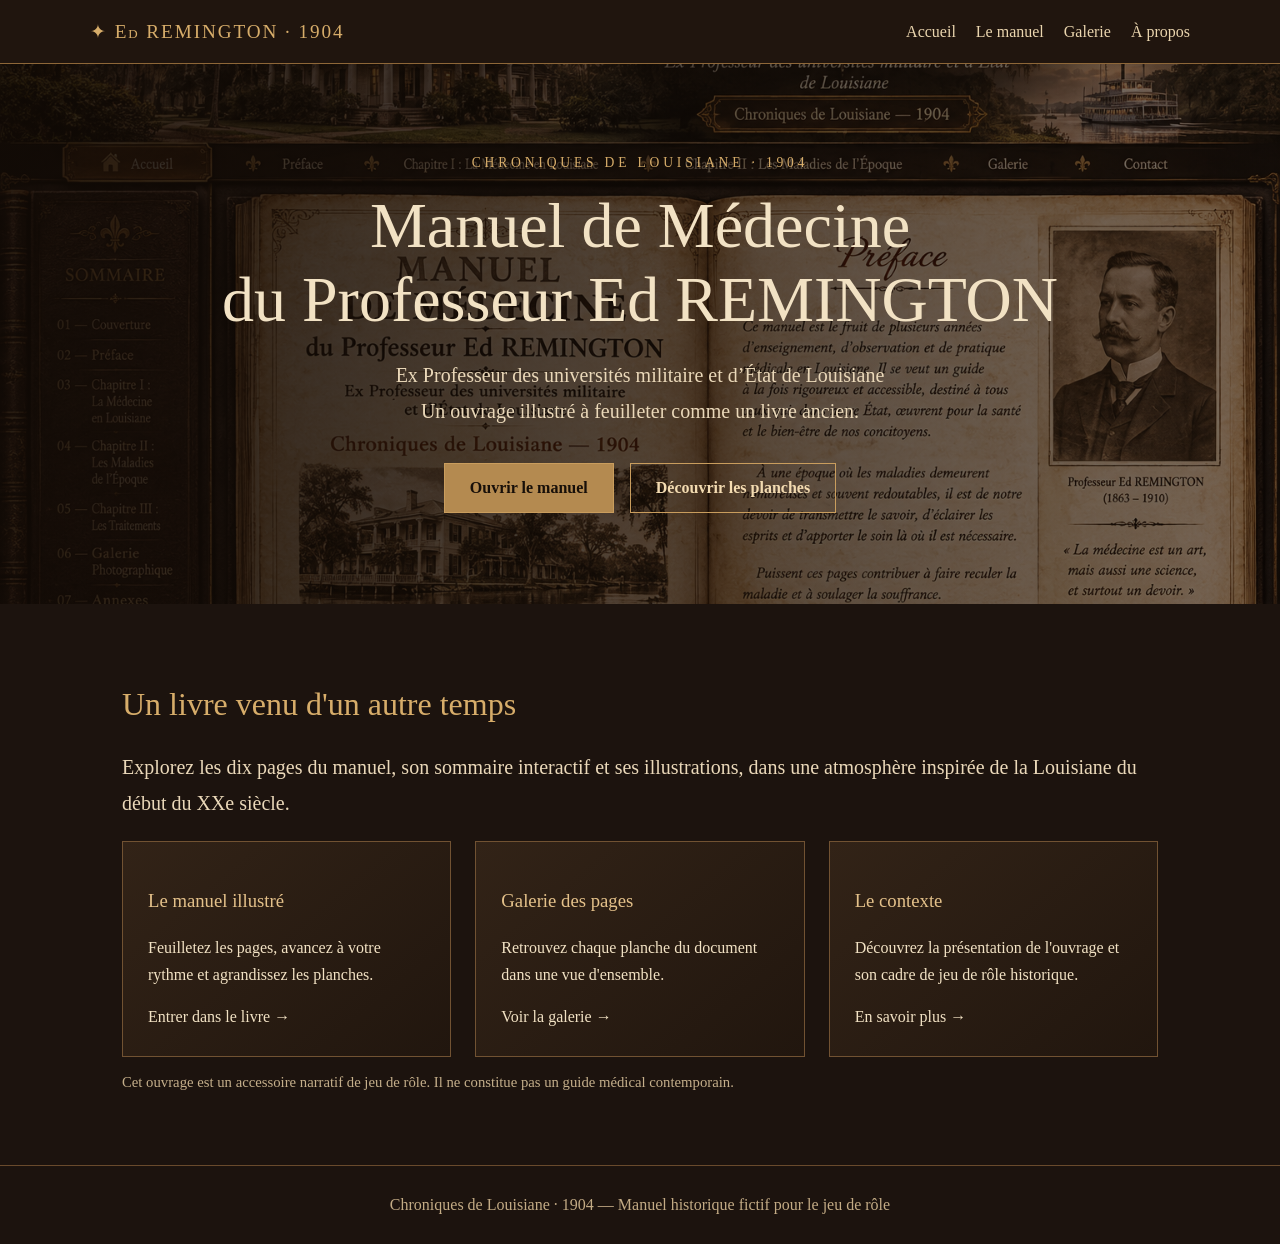
<file: index.html>
<!doctype html><html lang="fr"><head><meta charset="utf-8"><meta name="viewport" content="width=device-width,initial-scale=1"><title>Accueil — Manuel Ed REMINGTON</title><meta name="description" content="Manuel de Médecine du Professeur Ed REMINGTON, Chroniques de Louisiane, 1904."><link rel="stylesheet" href="style.css"></head><body><header><a class="brand" href="index.html">✦ Ed REMINGTON · 1904</a><nav aria-label="Navigation principale"><a href="index.html">Accueil</a><a href="livre.html">Le manuel</a><a href="galerie.html">Galerie</a><a href="contact.html">À propos</a></nav></header><section class="hero"><div class="hero-inner"><div class="eyebrow">Chroniques de Louisiane · 1904</div><h1>Manuel de Médecine<br>du Professeur Ed REMINGTON</h1><p class="lead">Ex Professeur des universités militaire et d’État de Louisiane<br>Un ouvrage illustré à feuilleter comme un livre ancien.</p><a class="button" href="livre.html">Ouvrir le manuel</a><a class="button alt" href="galerie.html">Découvrir les planches</a></div></section><main class="content"><h2>Un livre venu d'un autre temps</h2><p class="lead">Explorez les dix pages du manuel, son sommaire interactif et ses illustrations, dans une atmosphère inspirée de la Louisiane du début du XXe siècle.</p><div class="cards"><div class="card"><h3>Le manuel illustré</h3><p>Feuilletez les pages, avancez à votre rythme et agrandissez les planches.</p><a href="livre.html">Entrer dans le livre →</a></div><div class="card"><h3>Galerie des pages</h3><p>Retrouvez chaque planche du document dans une vue d'ensemble.</p><a href="galerie.html">Voir la galerie →</a></div><div class="card"><h3>Le contexte</h3><p>Découvrez la présentation de l'ouvrage et son cadre de jeu de rôle historique.</p><a href="contact.html">En savoir plus →</a></div></div><p class="small">Cet ouvrage est un accessoire narratif de jeu de rôle. Il ne constitue pas un guide médical contemporain.</p></main><footer>Chroniques de Louisiane · 1904 — Manuel historique fictif pour le jeu de rôle</footer></body></html>
</file>
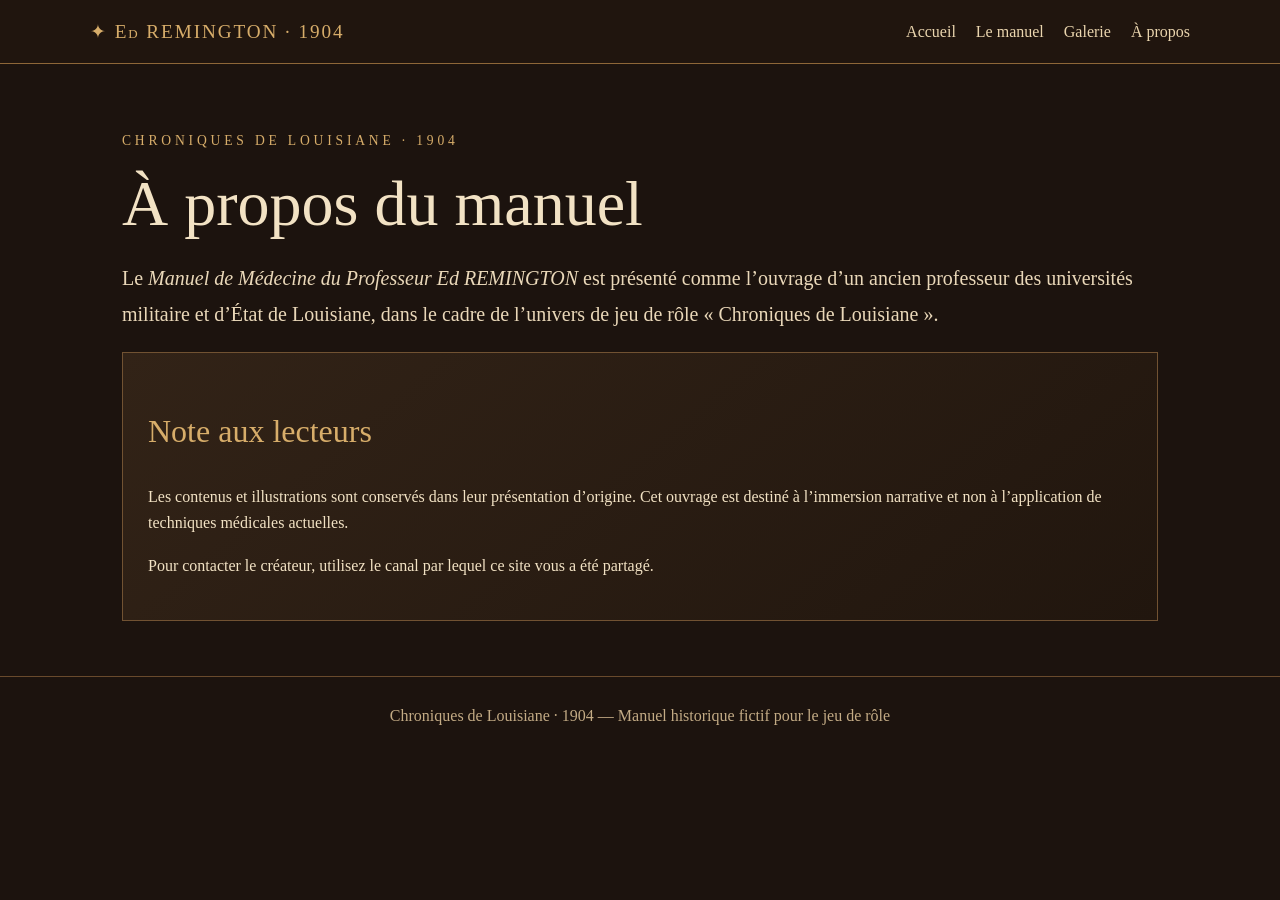
<file: contact.html>
<!doctype html><html lang="fr"><head><meta charset="utf-8"><meta name="viewport" content="width=device-width,initial-scale=1"><title>À propos — Manuel Ed REMINGTON</title><meta name="description" content="Manuel de Médecine du Professeur Ed REMINGTON, Chroniques de Louisiane, 1904."><link rel="stylesheet" href="style.css"></head><body><header><a class="brand" href="index.html">✦ Ed REMINGTON · 1904</a><nav aria-label="Navigation principale"><a href="index.html">Accueil</a><a href="livre.html">Le manuel</a><a href="galerie.html">Galerie</a><a href="contact.html">À propos</a></nav></header><main class="content"><p class="eyebrow">Chroniques de Louisiane · 1904</p><h1>À propos du manuel</h1><p class="lead">Le <em>Manuel de Médecine du Professeur Ed REMINGTON</em> est présenté comme l’ouvrage d’un ancien professeur des universités militaire et d’État de Louisiane, dans le cadre de l’univers de jeu de rôle « Chroniques de Louisiane ».</p><div class="card"><h2>Note aux lecteurs</h2><p>Les contenus et illustrations sont conservés dans leur présentation d’origine. Cet ouvrage est destiné à l’immersion narrative et non à l’application de techniques médicales actuelles.</p><p>Pour contacter le créateur, utilisez le canal par lequel ce site vous a été partagé.</p></div></main><footer>Chroniques de Louisiane · 1904 — Manuel historique fictif pour le jeu de rôle</footer></body></html>
</file>
<file: style.css>
:root{color-scheme:dark;--gold:#d7ad6a;--ink:#f2e2c4;--brown:#1d130d}
*{box-sizing:border-box}body{margin:0;background:#1c130e;color:var(--ink);font-family:Georgia,'Times New Roman',serif}
a{color:inherit}header{display:flex;justify-content:space-between;align-items:center;gap:20px;padding:20px max(22px,calc((100vw - 1100px)/2));background:#20150e;border-bottom:1px solid #8e6738;flex-wrap:wrap}
.brand{font-variant:small-caps;letter-spacing:.1em;font-size:1.2rem;text-decoration:none;color:var(--gold)}
nav{display:flex;gap:20px;flex-wrap:wrap}nav a{text-decoration:none;color:#ead5ae}nav a:hover{color:white}
.hero{min-height:540px;display:flex;align-items:center;justify-content:center;text-align:center;padding:65px 20px;background:linear-gradient(90deg,rgba(17,10,5,.89),rgba(17,10,5,.53)),url('ambiance.png') center/cover}
.hero-inner{max-width:850px}.eyebrow{letter-spacing:.28em;text-transform:uppercase;color:var(--gold);font-size:.85rem}
h1{font-size:clamp(2.3rem,5vw,4.6rem);font-weight:normal;line-height:1.15;margin:18px 0}
h2{font-size:2rem;font-weight:normal;color:var(--gold)}
.lead{font-size:1.25rem;line-height:1.8;color:#ead8b9}
.button{display:inline-block;margin:14px 8px 0;padding:15px 25px;border:1px solid #c99d5d;background:#b48a50;color:#170f09;text-decoration:none;font-weight:bold}
.button.alt{background:transparent;color:#f3dbb1}
main.content{max-width:1080px;margin:auto;padding:55px 22px}
.cards{display:grid;grid-template-columns:repeat(auto-fit,minmax(240px,1fr));gap:24px}
.card{border:1px solid #715232;background:linear-gradient(140deg,#322317,#21160e);padding:25px;line-height:1.65}
.card img{width:100%;height:310px;object-fit:contain;background:#130d08;border:1px solid #775631}
.card h3{color:#e4c18a;font-weight:normal}.card a{text-decoration:none}
footer{text-align:center;border-top:1px solid #694a2c;padding:30px;color:#c3ab85}
.small{color:#c5af8b;font-size:.92rem;line-height:1.6}
</file>
